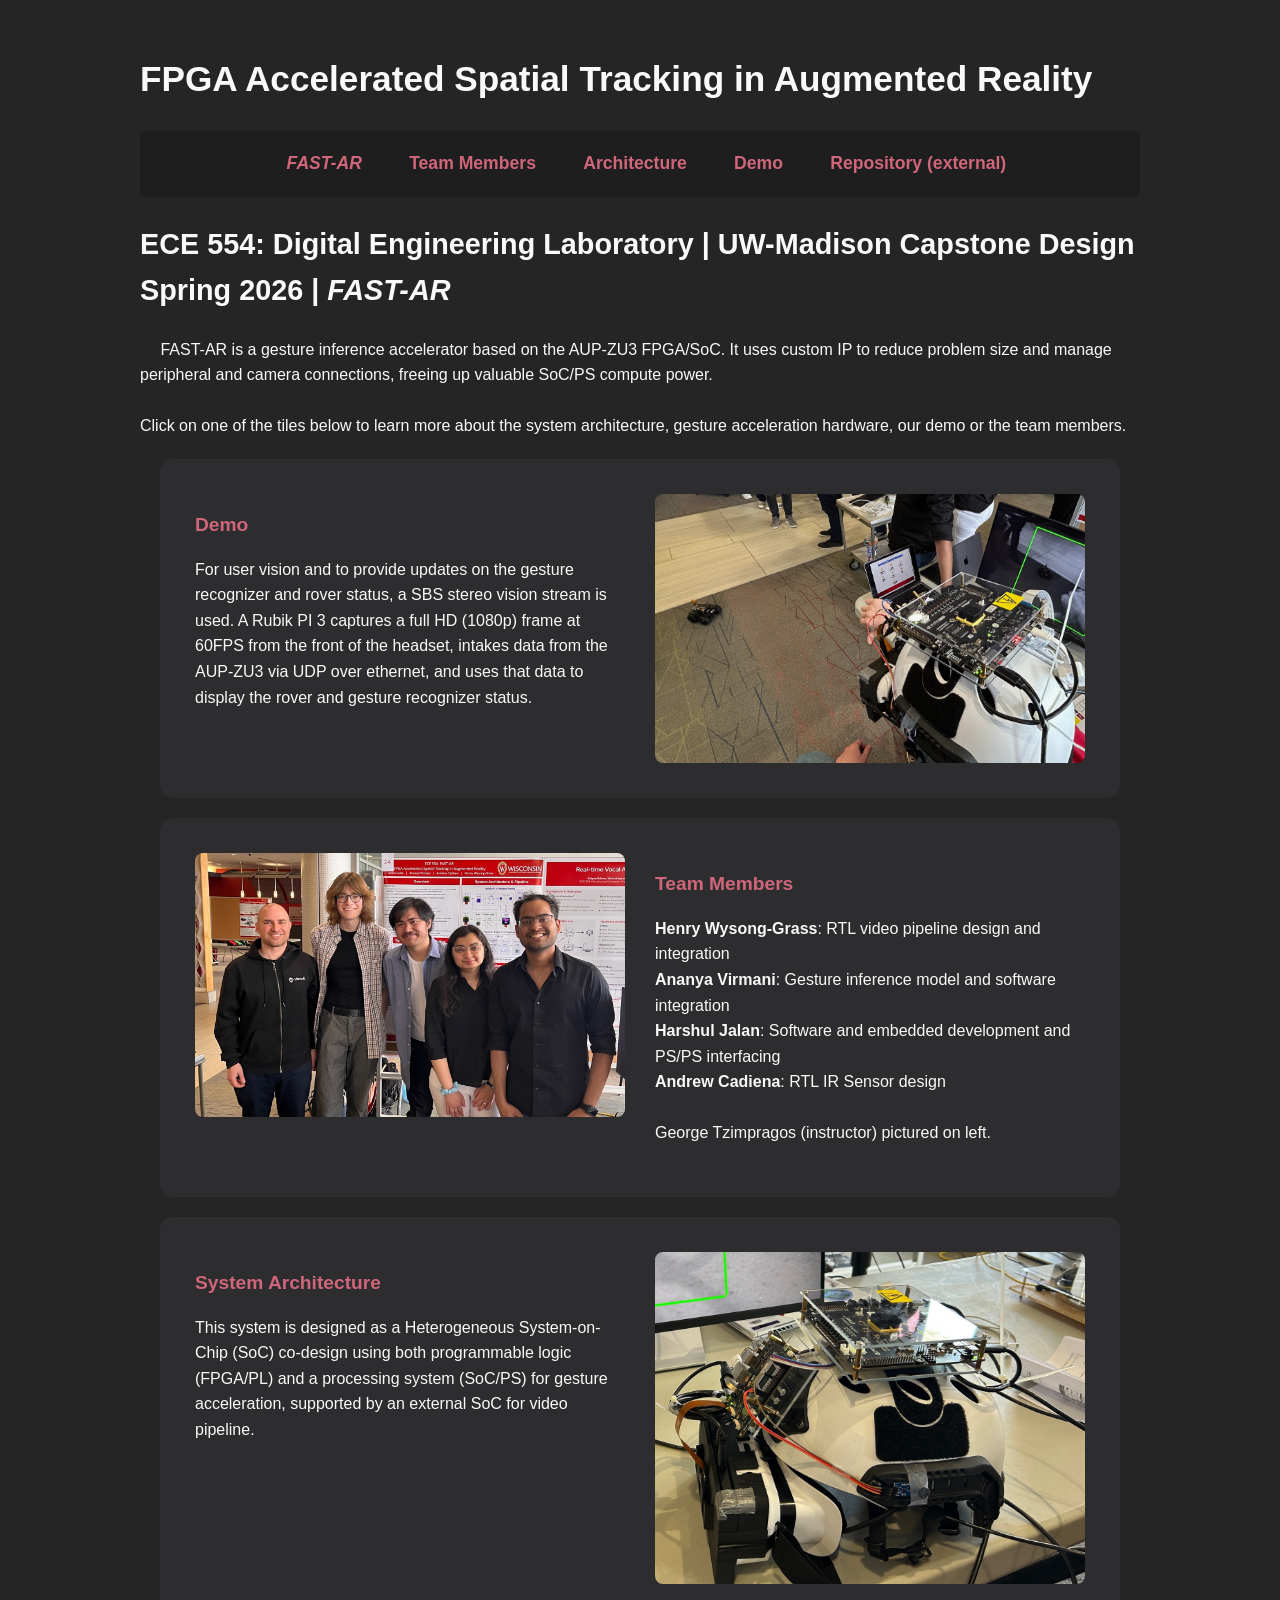
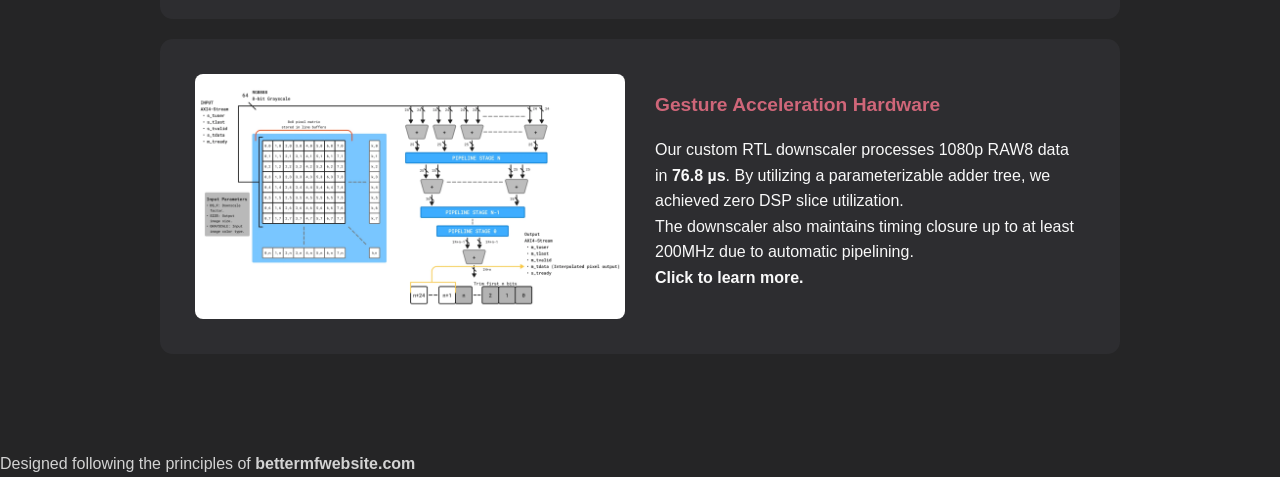
<file: index.html>
<!DOCTYPE html>
<html lang="en">

    <head>
        <meta charset="utf-8">
        <meta name="viewport" content="width=device-width, initial-scale=1">
        <meta name="robots" content="index, follow">
        <meta name="keywords" content="AUP-ZU3, FPGA, ECE554, ECE 554, Hardware Accelerator, Hardware Acceleration, Gesture Recognition, UW-Madison, University of Wisconsin-Madison, Senior Design, Senior Project, Computer Architecture, Computer Systems, Embedded Systems, Heterogeneous SoC, System on Chip, Co-Design">
        <title>Home</title>
        <link rel="stylesheet" href="mainstyle.css">
        <link rel="icon" type="image/x-icon" href="./pictures/cg_300nm.png">
    </head>

    <body>
        <div class="body">
            <header>
                <h1><b>F</b>PGA <b>A</b>ccelerated <b>S</b>patial <b>T</b>racking in <b>A</b>ugmented <b>R</b>eality</h1>
            </header>
            
            <nav class="header">
                <a class="largea inline" href="/index.html"><b><i>FAST-AR</i></b></a>
                <a class="largea inline" href="/people.html"><b>Team Members</b></a>
                <a class="largea inline" href="/architecture.html"><b>Architecture</b></a>
                <a class="largea inline" href="/demo.html"><b>Demo</b></a>
                <a class="largea inline" href="https://github.com/dunceworks/FAST-AR"><b>Repository (external)</b></a>
            </nav>

        <!-- Start of content  -->

        <!-- Descriptions of projects with links  -->

            <article>

                <h2>ECE 554: Digital Engineering Laboratory | UW-Madison Capstone Design Spring 2026 | <i>FAST-AR</i></h2>
                <p>
                    &emsp; FAST-AR is a gesture inference accelerator based on the AUP-ZU3 FPGA/SoC. It uses custom IP to reduce problem size and manage peripheral and camera connections, freeing up valuable
                    SoC/PS compute power. <br><br>Click on one of the tiles below to learn more about the system architecture, gesture acceleration hardware, our demo or the team members.
                </p>
            
                <!--      DEMO      -->           
                <a href="demo.html" class="text">
                    <div class="project_blurb left">
                        <div class="project_element">
                            <h2 class="pl">Demo</h2>
                            <p>
                                For user vision and to provide updates on the gesture recognizer and rover status, a SBS stereo vision stream is used. A Rubik PI 3 captures 
                                a full HD (1080p) frame at 60FPS from the front of the headset, intakes data from the AUP-ZU3 via UDP over ethernet, 
                                and uses that data to display the rover and gesture recognizer status.  
                            </p>
                        </div>
                        
                        <div class="project_element project_img">
                            <img src="/pictures/demo.jpg" alt="Demo image showing a rover">
                        </div>
                    </div>
                </a>
                <!--      END DEMO      -->           

                <!--      TEAM MEMBERS      -->
                <a href="people.html" class="text">
                    <div class="project_blurb right">
                        <div class="project_element">
                            <h2 class="pl">Team Members</h2>
                            <p>
                                <b>Henry Wysong-Grass</b>: RTL video pipeline design and integration <br>
                                <b>Ananya Virmani</b>: Gesture inference model and software integration <br>
                                <b>Harshul Jalan</b>: Software and embedded development and PS/PS interfacing <br>
                                <b>Andrew Cadiena</b>: RTL IR Sensor design<br><br>
                                George Tzimpragos (instructor) pictured on left.
                            </p>
                        </div>
                        
                        <div class="project_element project_img">
                            <img src="./pictures/members.jpg" alt="Team members with instructor (George Tzimpragos)">
                        </div>
                    </div>
                </a>
                <!--     END TEAM MEMBERS      -->

                
                <!--     SYSTEM OVERVIEW      -->
                <a href="architecture.html" class="text">
                    <div class="project_blurb left">
                        <div class="project_element">
                            <h2 class="pl">System Architecture</h2>
                            <p>
                                This system is designed as a Heterogeneous System-on-Chip (SoC) co-design using both programmable logic (FPGA/PL) 
                                and a processing system (SoC/PS) for gesture acceleration, supported by an external SoC for video pipeline.
                            </p>
                        </div>
                        
                        <div class="project_element project_img">
                            <img src="./pictures/helmet.jpg" alt="System Block Diagram">
                        </div>
                    </div>
                </a>
                <!--     END SYSTEM OVERVIEW      -->

                <!--     GESTURE ACCELERATION      -->
                <a href="system_arch/gesture_acceleration.html" class="text">
                    <div class="project_blurb right">
                        <div class="project_element">
                            <h2 class="pl">Gesture Acceleration Hardware</h2>
                            <p>
                                Our custom RTL downscaler processes 1080p RAW8 data in <b>76.8 µs</b>. 
                                By utilizing a parameterizable adder tree, we achieved zero DSP slice 
                                utilization.<br>
                                The downscaler also maintains timing closure up to at least 200MHz due to automatic pipelining.<br>
                                <b>Click to learn more.</b>
                            </p>
                        </div>
                        
                        <div class="project_element project_img">
                            <img src="./pictures/parameterizable_downscaler.webp" alt="Diagramatic view of the downscaler operation/theory.">
                        </div>
                    </div>
                </a>
                <!--     END GESTURE ACCELERATION      -->

            </article>
        </div>

        <!-- End of content  -->
        <!-- Bottom of page footer  -->

        <div class="footer">
            <p>Designed following the principles of <b><a href="http://bettermotherfuckingwebsite.com">bettermfwebsite.com</a></b></p>
        </div>
    </body>

</html>
</file>
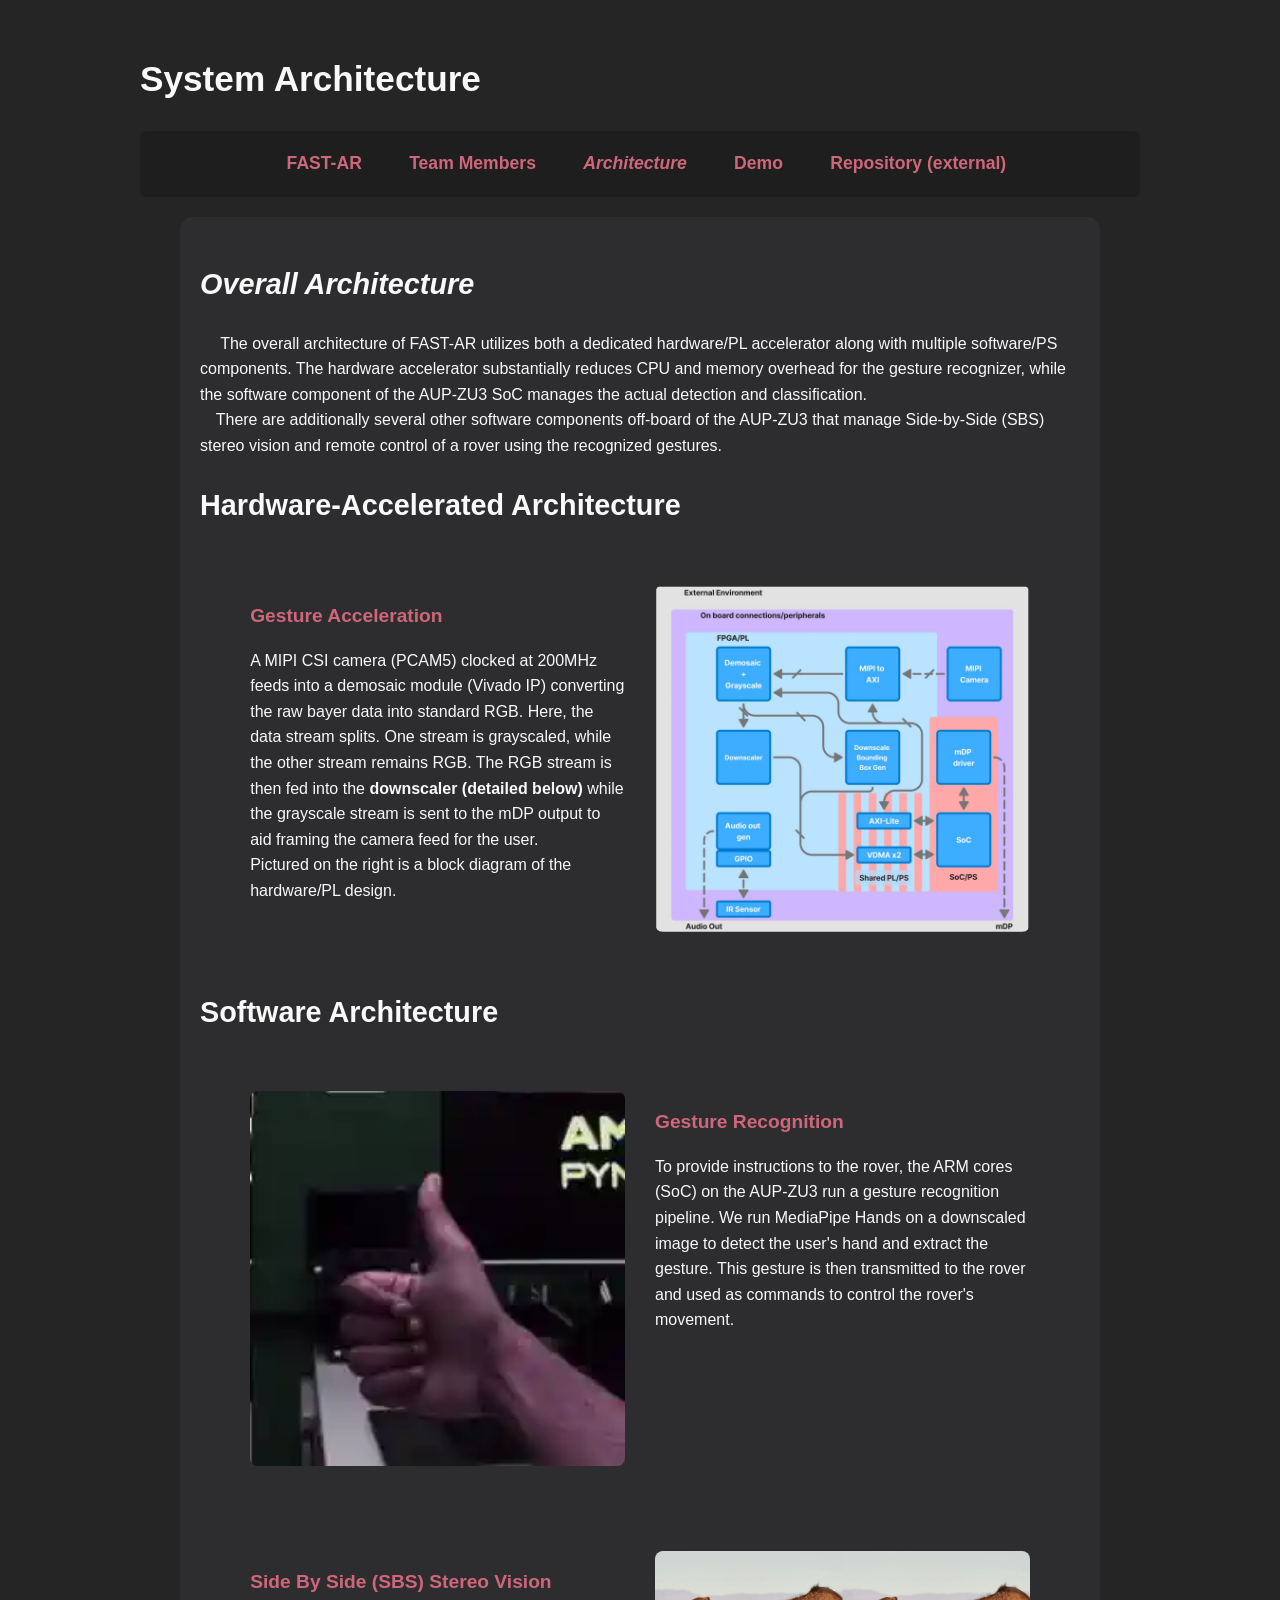
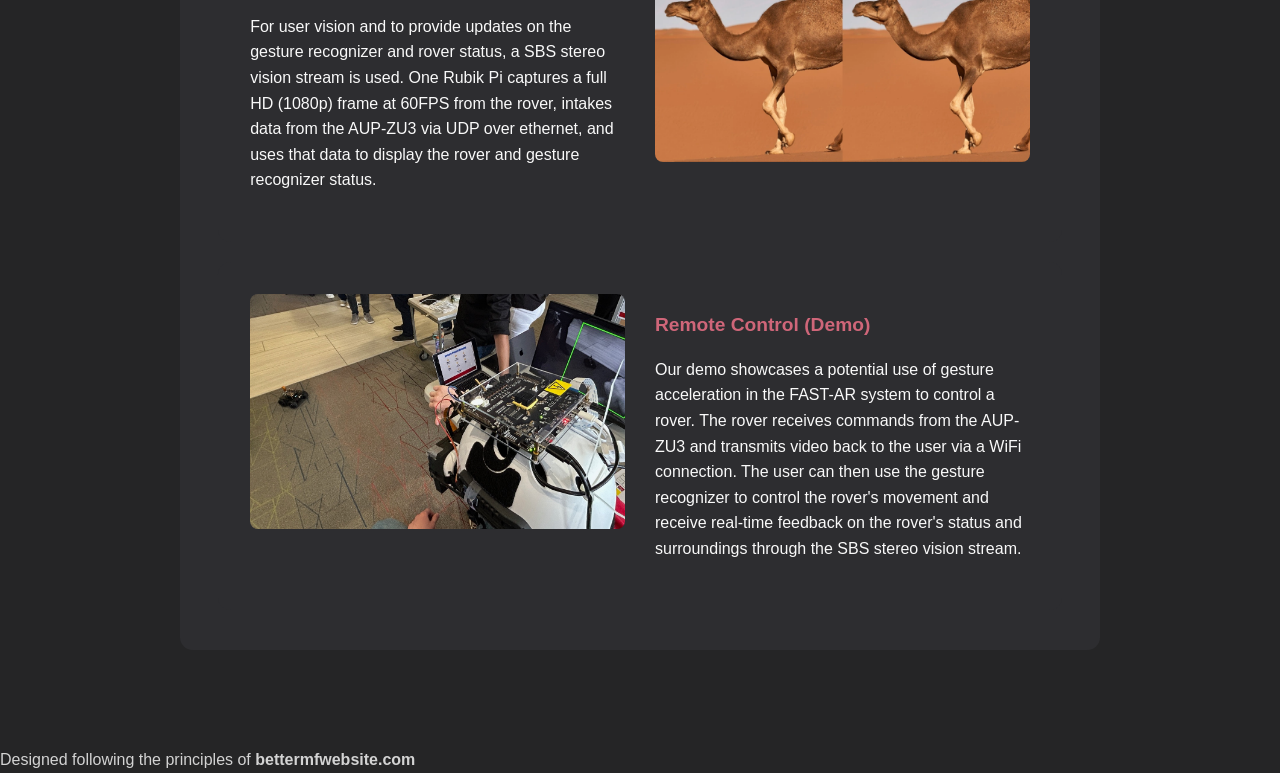
<file: architecture.html>
<!DOCTYPE html>
<html lang="en">

    <head>
        <meta charset="utf-8">
        <meta name="viewport" content="width=device-width, initial-scale=1">
        <meta name="robots" content="index, follow">
        <meta name="keywords" content="AUP-ZU3, FPGA, ECE554, ECE 554, Hardware Accelerator, Hardware Acceleration, Gesture Recognition, UW-Madison, University of Wisconsin-Madison, Senior Design, Senior Project, Computer Architecture, Computer Systems, Embedded Systems, Heterogeneous SoC, System on Chip, Co-Design">
        <title>System Architecture</title>
        <link rel="stylesheet" href="mainstyle.css">
        <link rel="icon" type="image/x-icon" href="./pictures/cg_300nm.png">
    </head>

    <body>
        <div class="body">
            <header>
                <h1>System Architecture</h1>
            </header>
            
            <nav class="header">
                <a class="largea inline" href="/index.html"><b>FAST-AR</b></a>
                <a class="largea inline" href="/people.html"><b>Team Members</b></a>
                <a class="largea inline" href="/architecture.html"><b><i>Architecture</i></b></a>
                <a class="largea inline" href="/demo.html"><b>Demo</b></a>
                <a class="largea inline" href="https://github.com/dunceworks/FAST-AR"><b>Repository (external)</b></a>
            </nav>

        <!-- Start of content  -->

        <!-- Descriptions of projects with links  -->

            <article class="page_content"> 
                <h2><i>Overall Architecture</i></h2>

                <p>
                    &emsp;
                    The overall architecture of FAST-AR utilizes both a dedicated hardware/PL accelerator along with multiple software/PS components.
                    The hardware accelerator substantially reduces CPU and memory overhead for the gesture recognizer, while the software component of the AUP-ZU3 SoC
                    manages the actual detection and classification. 
                    <br>
                    &emsp;There are additionally several other software components off-board of the AUP-ZU3 that manage
                    Side-by-Side (SBS) stereo vision and remote control of a rover using the recognized gestures.


                </p>


                <h2>Hardware-Accelerated Architecture</h2>

            
                <!--      HARDWARE BLURB      -->        
                <a href="/system_arch/gesture_acceleration.html" class="text">                
                    <div class="project_blurb left" >
                        <div class="project_element">
                            <h2 class="pl">Gesture Acceleration</h2>
                            <p>
                                A MIPI CSI camera (PCAM5) clocked at 200MHz feeds into a 
                                demosaic module (Vivado IP) converting the raw bayer data into standard RGB. Here, the data stream splits. One stream is grayscaled,
                                while the other stream remains RGB. The RGB stream is then fed into the <b>downscaler (detailed below)</b> while the grayscale stream
                                is sent to the mDP output to aid framing the camera feed for the user.
                                <br> Pictured on the right is a block diagram of the hardware/PL design.
                            </p>
                        </div>
                        
                        <div class="project_element project_img">
                            <img src="/pictures/fastar_arch_cropped.webp" alt="Hardware Block Diagram">
                        </div>
                    </div>
                </a>
                <!--      END HARDWARE BLURB      -->           

                <h2>Software Architecture</h2>
                            
                <!--      GESTURE REC BLURB      -->        
                <a href="/system_arch/gesture_rec.html" class="text">   
                    <div class="project_blurb right">
                        <div class="project_element">
                            <h2 class="pl">Gesture Recognition</h2>
                            <p>
                                To provide instructions to the rover, the ARM cores (SoC) on the AUP-ZU3 run a gesture recognition pipeline. We run MediaPipe Hands
                                on a downscaled image to detect the user's hand and extract the gesture. This gesture is then transmitted to the rover and used 
                                as commands to control the rover's movement.
                            </p>
                        </div>
                        
                        <div class="project_element project_img">
                            <img src="/pictures/224_up10.webp" alt="A thumbs up gesture that was used for training our model (224x224 RGB input format).">
                        </div>
                    </div>
                </a>
                <!--      END GESTURE REC BLURB      -->
                      
                <!--      SBS BLURB      -->    
                <a href="/system_arch/sbs_video.html" class="text">       
                    <div class="project_blurb left">
                        <div class="project_element">
                            <h2 class="pl">Side By Side (SBS) Stereo Vision</h2>
                            <p>
                                For user vision and to provide updates on the gesture recognizer and rover status, a SBS stereo vision stream is used. One Rubik Pi captures 
                                a full HD (1080p) frame at 60FPS from the rover, intakes data from the AUP-ZU3 via UDP over ethernet, 
                                and uses that data to display the rover and gesture recognizer status.  
                            </p>
                        </div>
                        
                        <div class="project_element project_img">
                            <img src="/pictures/frame_stitch_camel.webp" alt="Side by side stereo vision example with a camel.">
                        </div>
                    </div>
                </a>
                <!--      END SBS BLURB      -->    

                <!--      REMOTE BLURB      -->    
                <a href="demo.html" class="text">      
                    <div class="project_blurb right">
                        <div class="project_element">
                            <h2 class="pl">Remote Control (Demo)</h2>
                            <p>
                                Our demo showcases a potential use of gesture acceleration in the FAST-AR system to control a rover. The rover receives commands from the AUP-ZU3 and 
                                transmits video back to the user via a WiFi connection. The user can then use the gesture recognizer to control the rover's movement and receive 
                                real-time feedback on the rover's status and surroundings through the SBS stereo vision stream.
                            </p>
                        </div>
                        
                        <div class="project_element project_img">
                            <img src="/pictures/demo.jpg" alt="Gesture controlled rover Demo.">
                        </div>
                    </div>
                </a>
                <!--      END REMOTE BLURB      -->


            </article>
        </div>

        <!-- End of content  -->
        <!-- Bottom of page footer  -->

        <div class="footer">
            <p>Designed following the principles of <b><a href="http://bettermotherfuckingwebsite.com">bettermfwebsite.com</a></b></p>
        </div>
    </body>

</html>
</file>
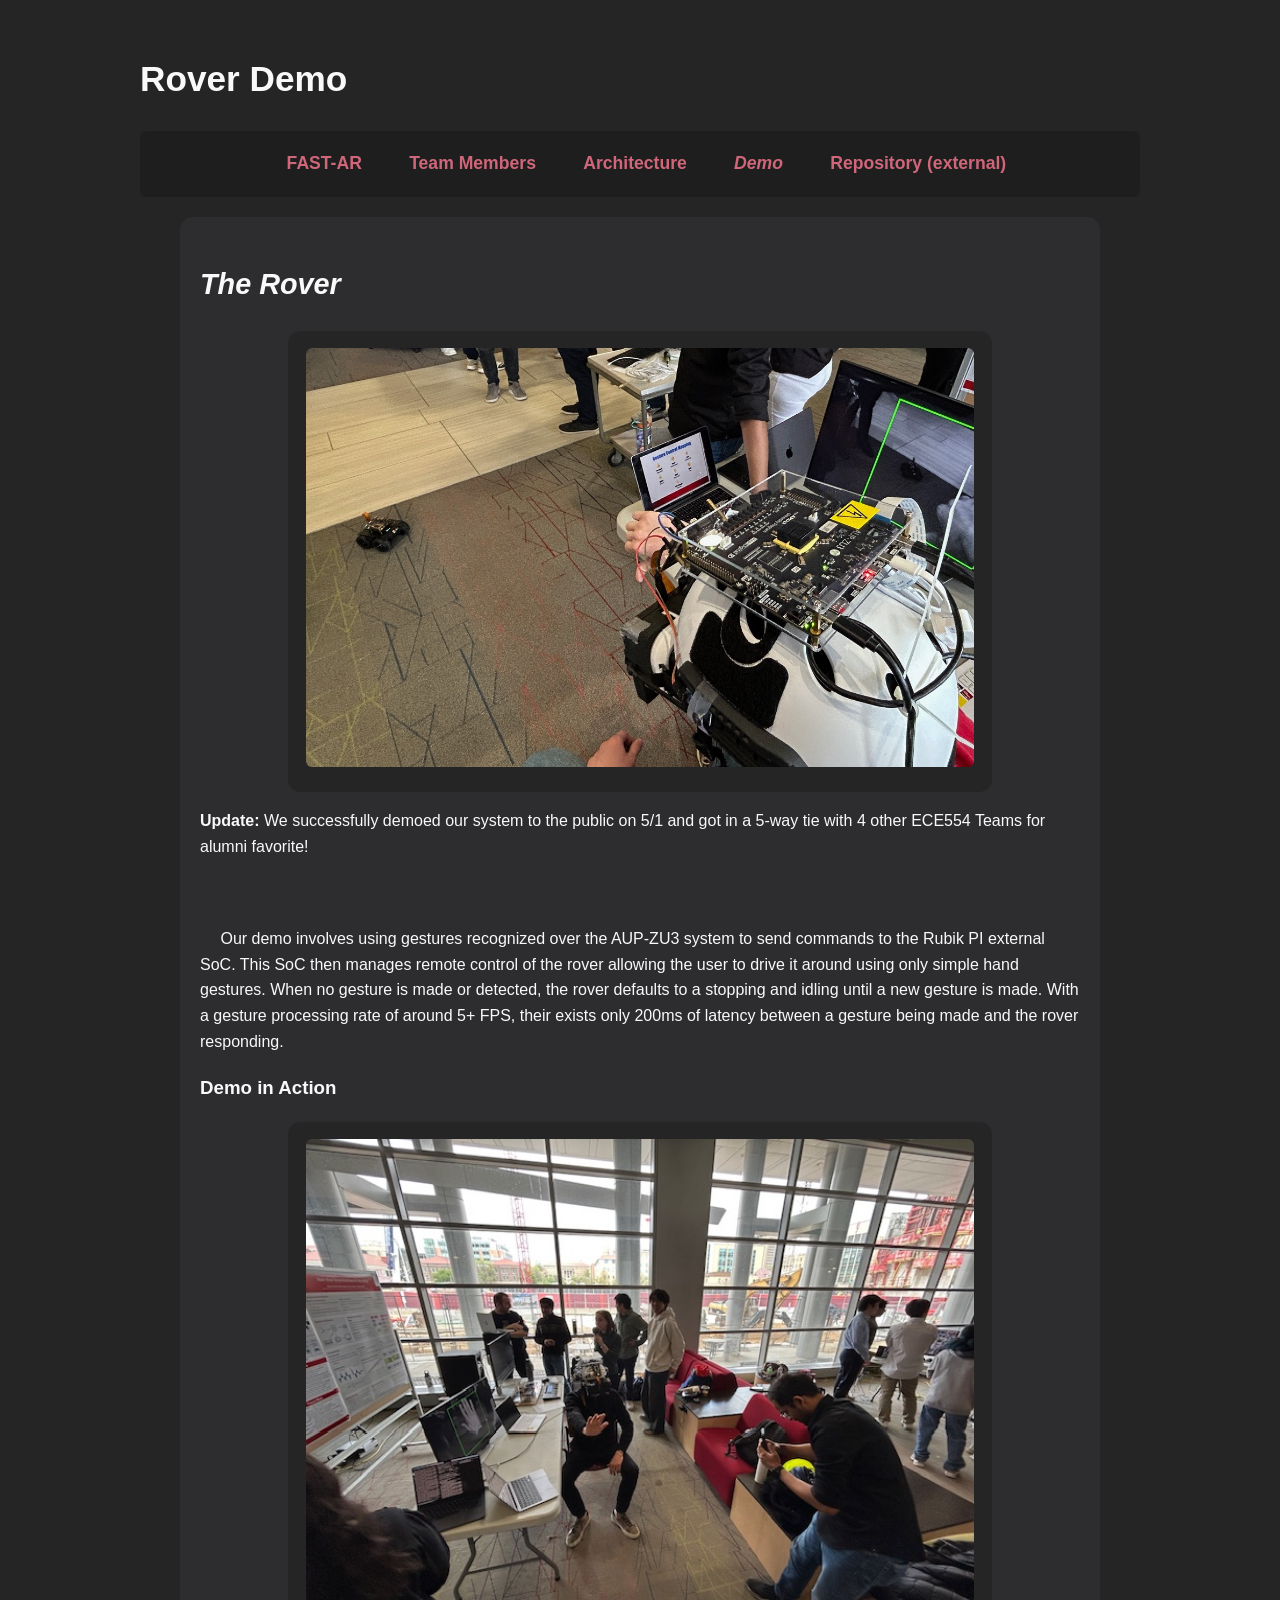
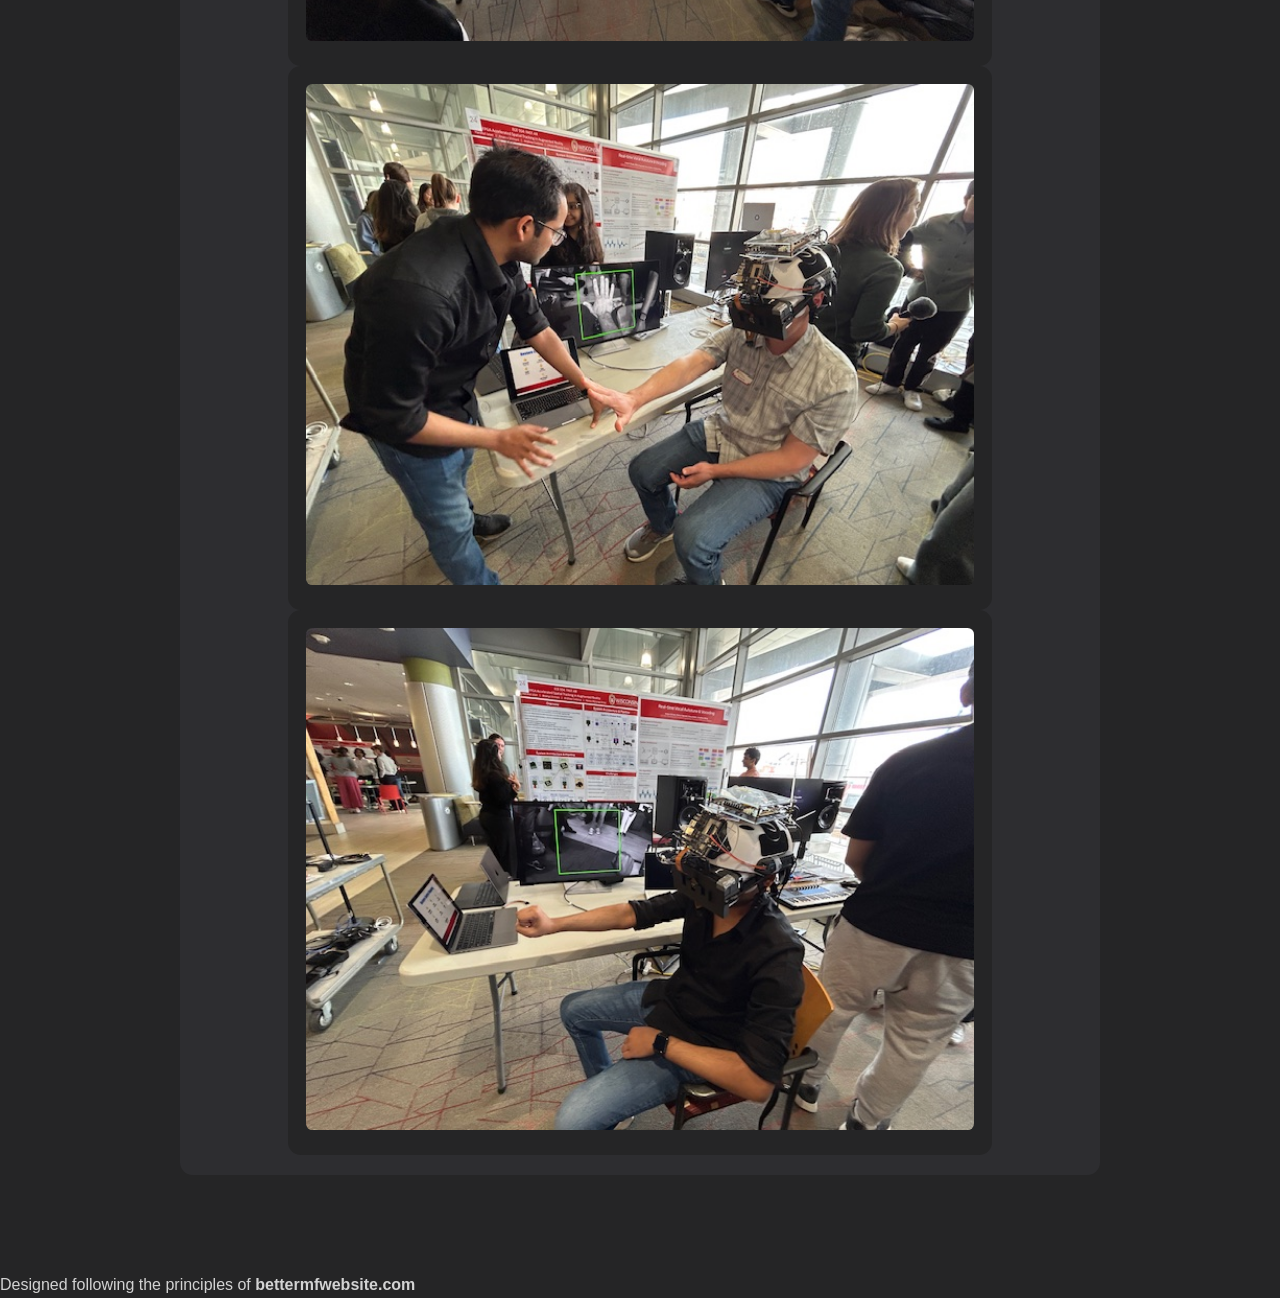
<file: demo.html>
<!DOCTYPE html>
<html lang="en">

    <head>
        <meta charset="utf-8">
        <meta name="viewport" content="width=device-width, initial-scale=1">
        <meta name="robots" content="index, follow">
        <meta name="keywords" content="AUP-ZU3, FPGA, ECE554, ECE 554, Hardware Accelerator, Hardware Acceleration, Gesture Recognition, UW-Madison, University of Wisconsin-Madison, Senior Design, Senior Project, Computer Architecture, Computer Systems, Embedded Systems, Heterogeneous SoC, System on Chip, Co-Design">
        <title>Rover Demo</title>
        <link rel="stylesheet" href="mainstyle.css">
        <link rel="icon" type="image/x-icon" href="./pictures/cg_300nm.png">
    </head>

    <body>
        <div class="body">
            <header>
                <h1>Rover Demo</h1>
            </header>
            
            <nav class="header">
                <a class="largea inline" href="/index.html"><b>FAST-AR</b></a>
                <a class="largea inline" href="/people.html"><b>Team Members</b></a>
                <a class="largea inline" href="/architecture.html"><b>Architecture</b></a>
                <a class="largea inline" href="/demo.html"><b><i>Demo</i></b></a>
                <a class="largea inline" href="https://github.com/dunceworks/FAST-AR"><b>Repository (external)</b></a>
            </nav>

        <!-- Start of content  -->

        <!-- Descriptions of projects with links  -->

            <article class="page_content"> 
                <h2><i>The Rover</i></h2>

                <div class="caption_box centered">
                    <img style="width: 100%" alt="Picture of person wearing the headset and gesturing to remote control the rover." src="./pictures/demo.jpg">
                </div>
                <p>
                    <b>Update:</b>
                    We successfully demoed our system to the public on 5/1 and got in a 5-way tie with 4 other ECE554 Teams for alumni favorite!<br><br><br>
                </p>
                <p>
                    &emsp;
                    Our demo involves using gestures recognized over the AUP-ZU3 system to send commands to the Rubik PI external SoC. This SoC then manages
                    remote control of the rover allowing the user to drive it around using only simple hand gestures. When no gesture is made or detected,
                    the rover defaults to a stopping and idling until a new gesture is made. With a gesture processing rate of around 5+ FPS, their exists only
                    200ms of latency between a gesture being made and the rover responding.


                </p>

                <h3>Demo in Action</h3>

                <div class="caption_box centered">
                    <img style="width: 100%" src="./pictures/anon.JPG" alt="Picture of person wearing the headset and gesturing to remote control the rover.">
                </div>

                <div class="caption_box centered">
                    <img style="width: 100%" src="./pictures/krachey.JPG" alt="Picture of person wearing the headset and gesturing to remote control the rover.">
                </div>

                <div class="caption_box centered">
                    <img style="width: 100%" src="./pictures/harshul_demo.JPG" alt="Picture of person wearing the headset and gesturing to remote control the rover.">
                </div>

            </article>
        </div>

        <!-- End of content  -->
        <!-- Bottom of page footer  -->

        <div class="footer">
            <p>Designed following the principles of <b><a href="http://bettermotherfuckingwebsite.com">bettermfwebsite.com</a></b></p>
        </div>
    </body>

</html>
</file>
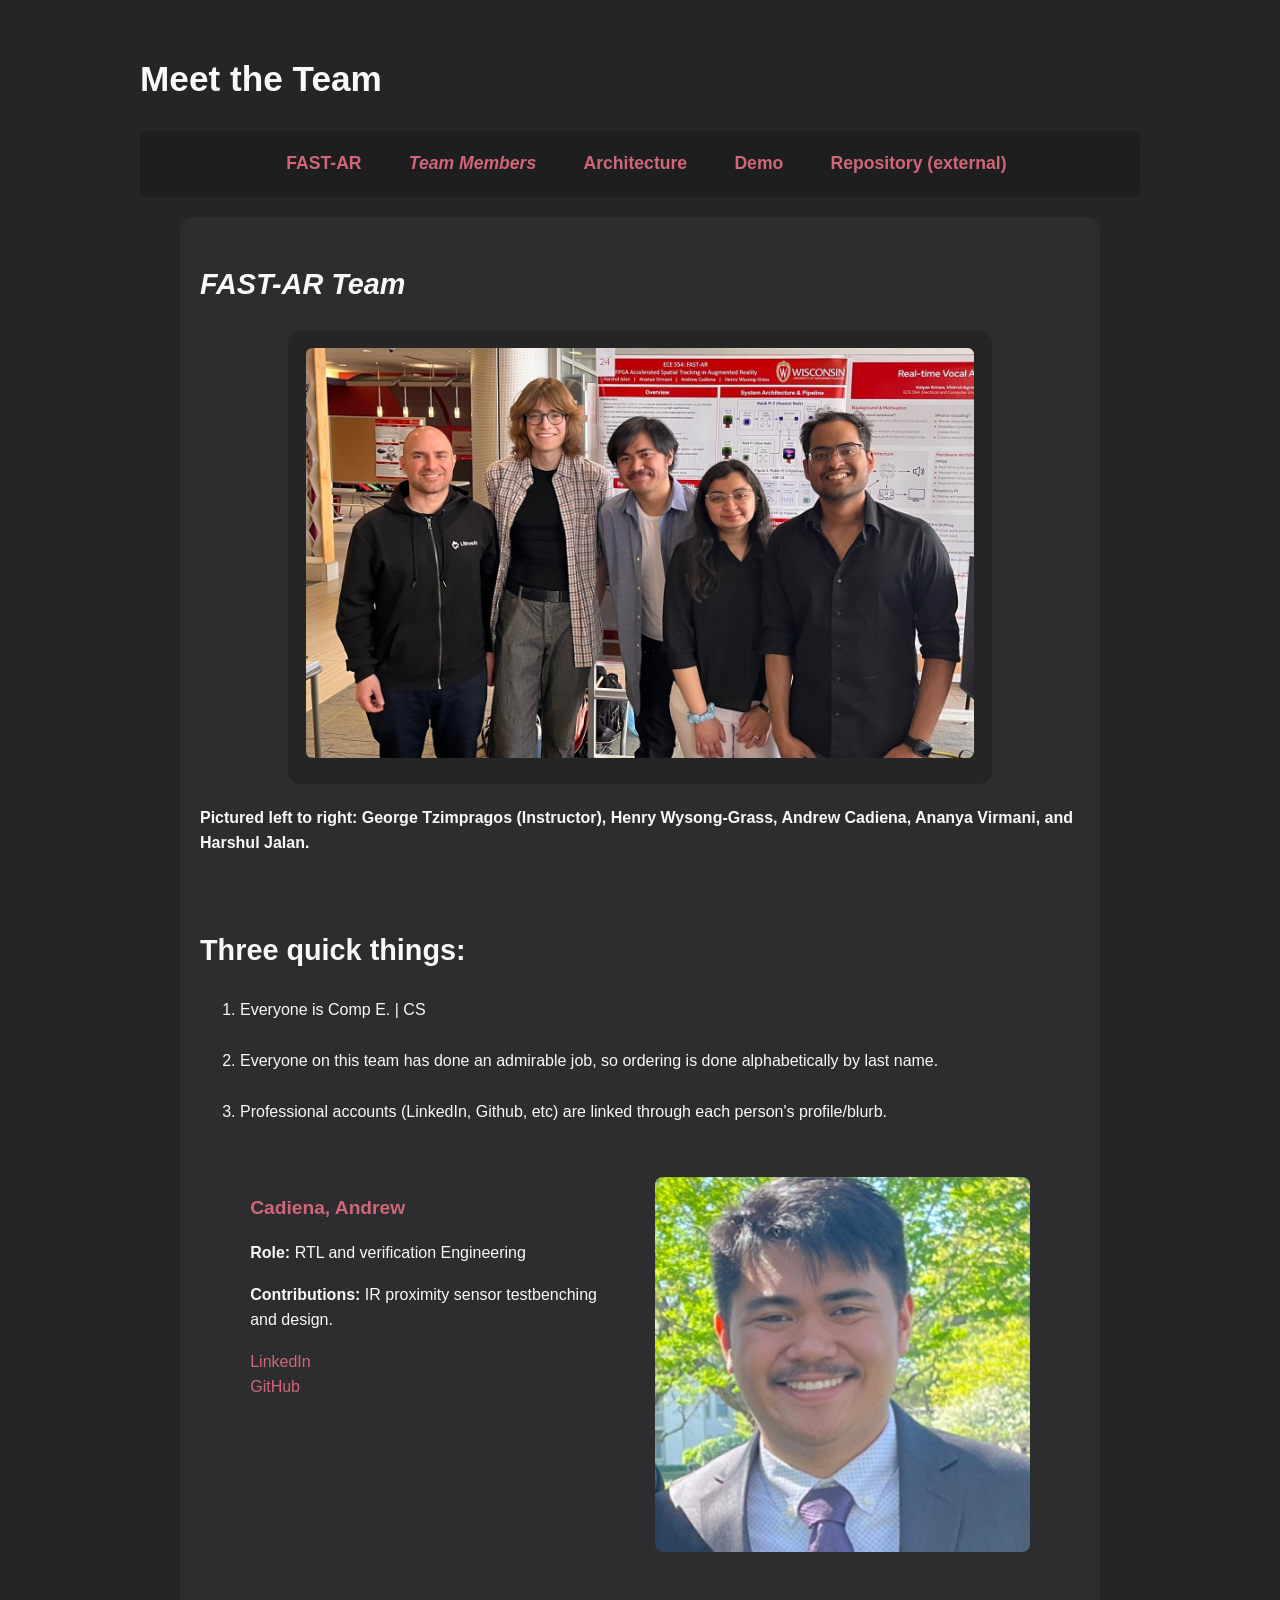
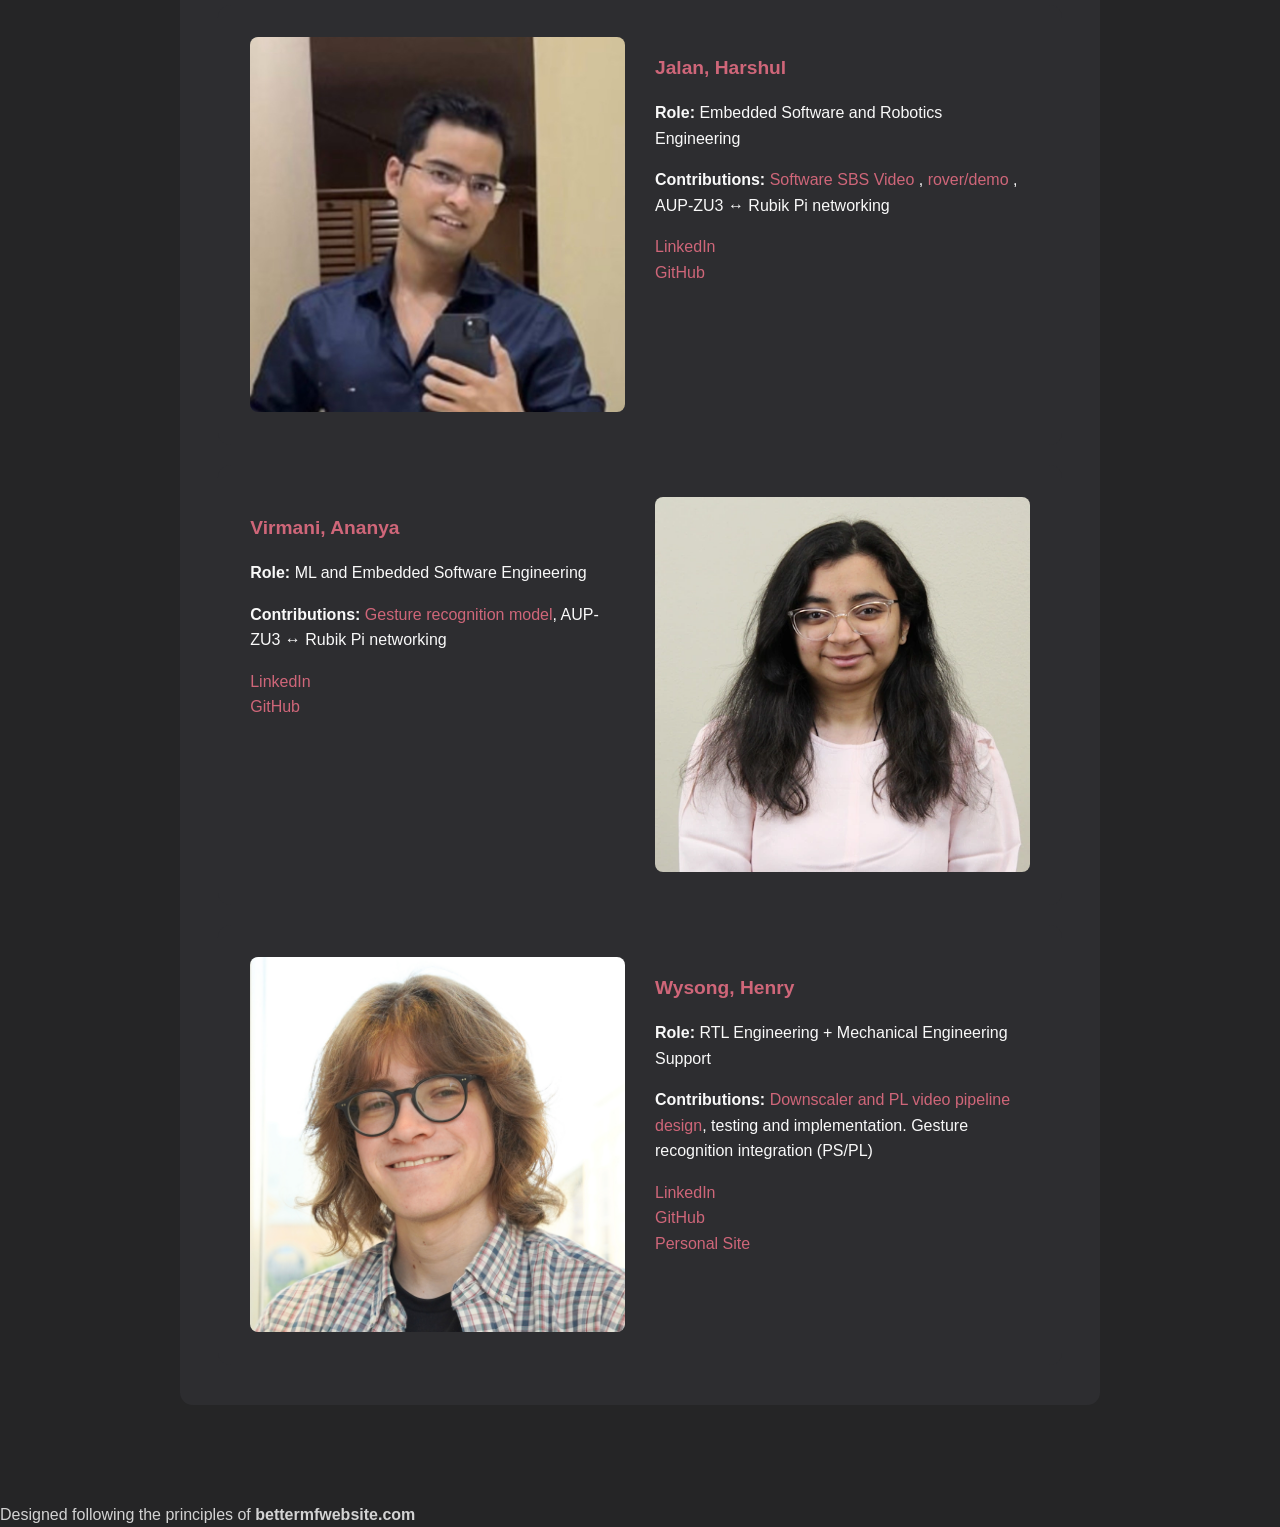
<file: people.html>
<!DOCTYPE html>
<html lang="en">

    <head>
        <meta charset="utf-8">
        <meta name="viewport" content="width=device-width, initial-scale=1">
        <title>Team</title>
        <link rel="stylesheet" href="mainstyle.css">
        <link rel="icon" type="image/x-icon" href="./pictures/cg_300nm.png">
    </head>

    <body>
        <div class="body">
            <header>
                <h1>Meet the Team</h1>
            </header>
            
            <nav class="header">
                <a class="largea inline" href="/index.html"><b>FAST-AR</b></a>
                <a class="largea inline" href="/people.html"><b><i>Team Members</i></b></a>
                <a class="largea inline" href="/architecture.html"><b>Architecture</b></a>
                <a class="largea inline" href="/demo.html"><b>Demo</b></a>
                <a class="largea inline" href="https://github.com/dunceworks/FAST-AR"><b>Repository (external)</b></a>
            </nav>

<!-- Start of content  -->

        <!-- Descriptions of projects with links  -->

            <article class="page_content"> 
                <h2><i>FAST-AR Team</i></h2>

                <div class="caption_box centered">
                    <img style="width: 100%" alt="Photo of team with the FAST-AR Headset system including Henry Wysong-Grass, Ananya Virmani, Harshul Jalan and Andrew Cadiena" src="./pictures/members.jpg">
                </div>
                <h4>Pictured left to right: George Tzimpragos (Instructor), Henry Wysong-Grass, Andrew Cadiena, Ananya Virmani, and Harshul Jalan. </h4><br>

                <h2>Three quick things:</h2>
                <ol>
                    <li>Everyone is Comp E. | CS</li><br>
                    <li>Everyone on this team has done an admirable job, so ordering is done alphabetically by last name.</li><br>
                    <li>Professional accounts (LinkedIn, Github, etc) are linked through each person's profile/blurb.</li>
                </ol>

                <!--      CADIENA      -->
                <div class="project_blurb left">
                    <div class="project_element">
                        <h2 class="pl">Cadiena, Andrew</h2>
                        <p><b>Role: </b>RTL and verification Engineering</p>
                        

                        <p><b>Contributions: </b> IR proximity sensor testbenching and design.</p>

                    <ul>
                        <li><a href="https://www.linkedin.com/in/andrew-john-cadiena-814a09270/" class="smalla">LinkedIn</a></li>
                        <li><a href="https://github.com/xenox-xillia" class="smalla">GitHub</a></li>
                    </ul>
                    </div>
                    
                    <div class="project_element project_img">
                        <img src="/pictures/headshots/andrew.png" alt="Picture of Andrew Cadiena">
                    </div>
                </div>
                <!--      END CADIENA      -->   
                      
                
                <!--      JALAN      -->
                <div class="project_blurb right">
                    <div class="project_element">
                        <h2 class="pl">Jalan, Harshul</h2>
                        <p><b>Role: </b> Embedded Software and Robotics Engineering</p>
                        
                        <p><b>Contributions: </b><a href="system_arch/sbs_video.html" class="smalla"> Software SBS Video </a>, <a href="system_arch/rover_demo.html" class="smalla"> rover/demo </a>, AUP-ZU3 &harr; Rubik Pi networking</p>
                    
                    <ul>
                        <li><a href="https://www.linkedin.com/in/harshuljalan" class="smalla">LinkedIn</a></li>
                        <li><a href="https://github.com/harshuljalan" class="smalla">GitHub</a></li>
                    </ul>
                    </div>
                    
                    <div class="project_element project_img">
                        <img src="/pictures/headshots/harshul.jpg" alt="Picture of Harshul Jalan">
                    </div>
                </div>
                <!--      END JALAN      --> 


                <!--      VIRMANI      -->
                    <div class="project_blurb left">
                        <div class="project_element">
                            <h2 class="pl">Virmani, Ananya</h2>
                            <p><b>Role:</b> ML and Embedded Software Engineering</p>
                            
                            <p><b>Contributions: </b><a href="/system_arch/gesture_rec.html" class="smalla">Gesture recognition model</a>, AUP-ZU3 &harr; Rubik Pi networking</p>

                        <ul>
                            <li><a href="https://www.linkedin.com/in/ananyavirmani/" class="smalla">LinkedIn</a></li>
                            <li><a href="https://github.com/ananyavirmani" class="smalla">GitHub</a></li>
                        </ul>
                        </div>
                        
                        <div class="project_element project_img">
                            <img src="/pictures/headshots/ananya.webp" alt="Picture of Ananya Virmani">
                        </div>
                    </div>
                <!--      END VIRMANI      --> 


                <!--      WYSONG      -->
                <div class="project_blurb right">
                    <div class="project_element">
                        <h2 class="pl">Wysong, Henry</h2>
                        <p><b>Role: </b>RTL Engineering + Mechanical Engineering Support</p>

                        <p><b>Contributions: </b><a href="/system_arch/gesture_acceleration.html" class="smalla">Downscaler and PL video pipeline design</a>, testing and implementation. Gesture recognition integration (PS/PL)</p>

                        <ul>
                            <li><a href="https://www.linkedin.com/in/freyawg/" class="smalla">LinkedIn</a></li>
                            <li><a href="https://github.com/Henrywwg" class="smalla">GitHub</a></li>
                            <li><a href="https://henrywwg.github.io/" class="smalla">Personal Site</a></li>
                        </ul>
                    </div>
                    
                    <div class="project_element project_img">
                        <img src="/pictures/headshots/freya.png" alt="Picture of Henry Wysong-Grass">
                    </div>
                </div>
                <!--      END WYSONG      --> 

            </article>
        </div>

        <!-- End of content  -->
        <!-- Bottom of page footer  -->

        <div class="footer">
            <p>Designed following the principles of <b><a href="http://bettermotherfuckingwebsite.com">bettermfwebsite.com</a></b></p>
        </div>
    </body>

</html>
</file>
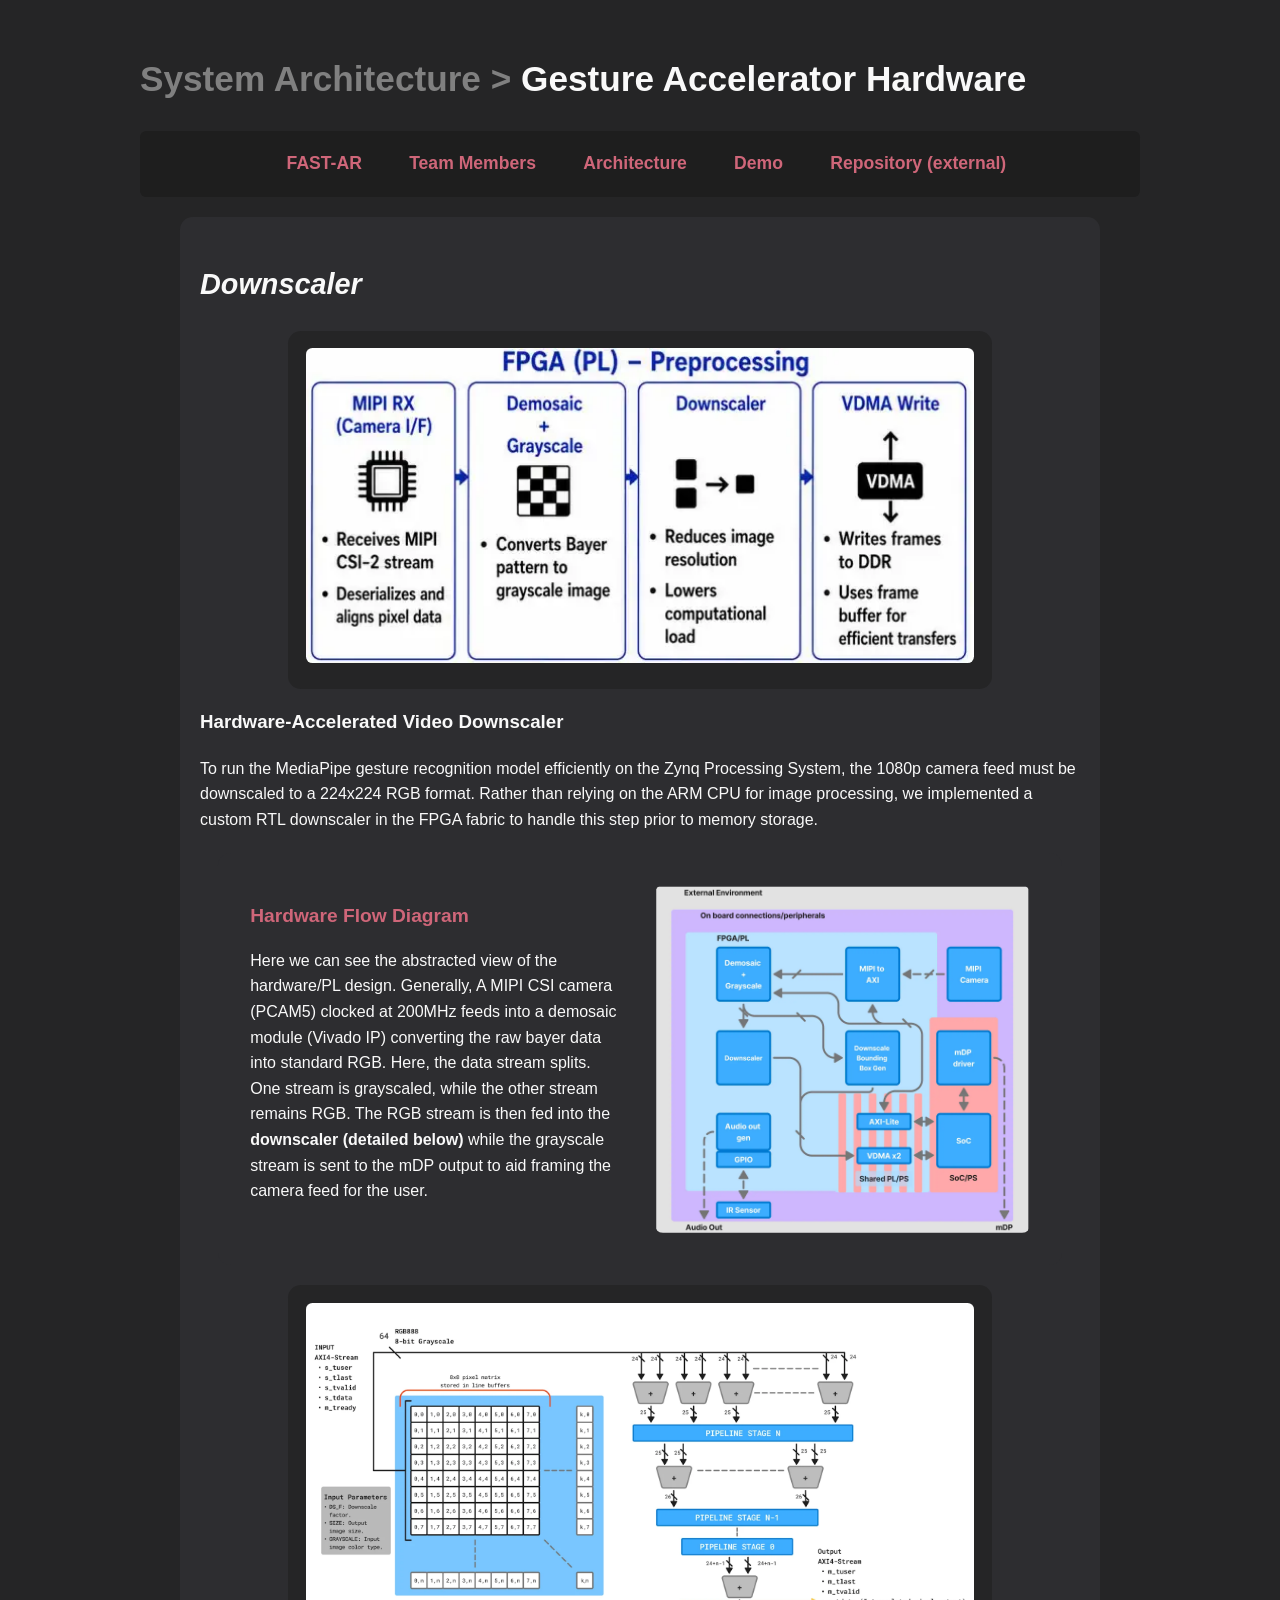
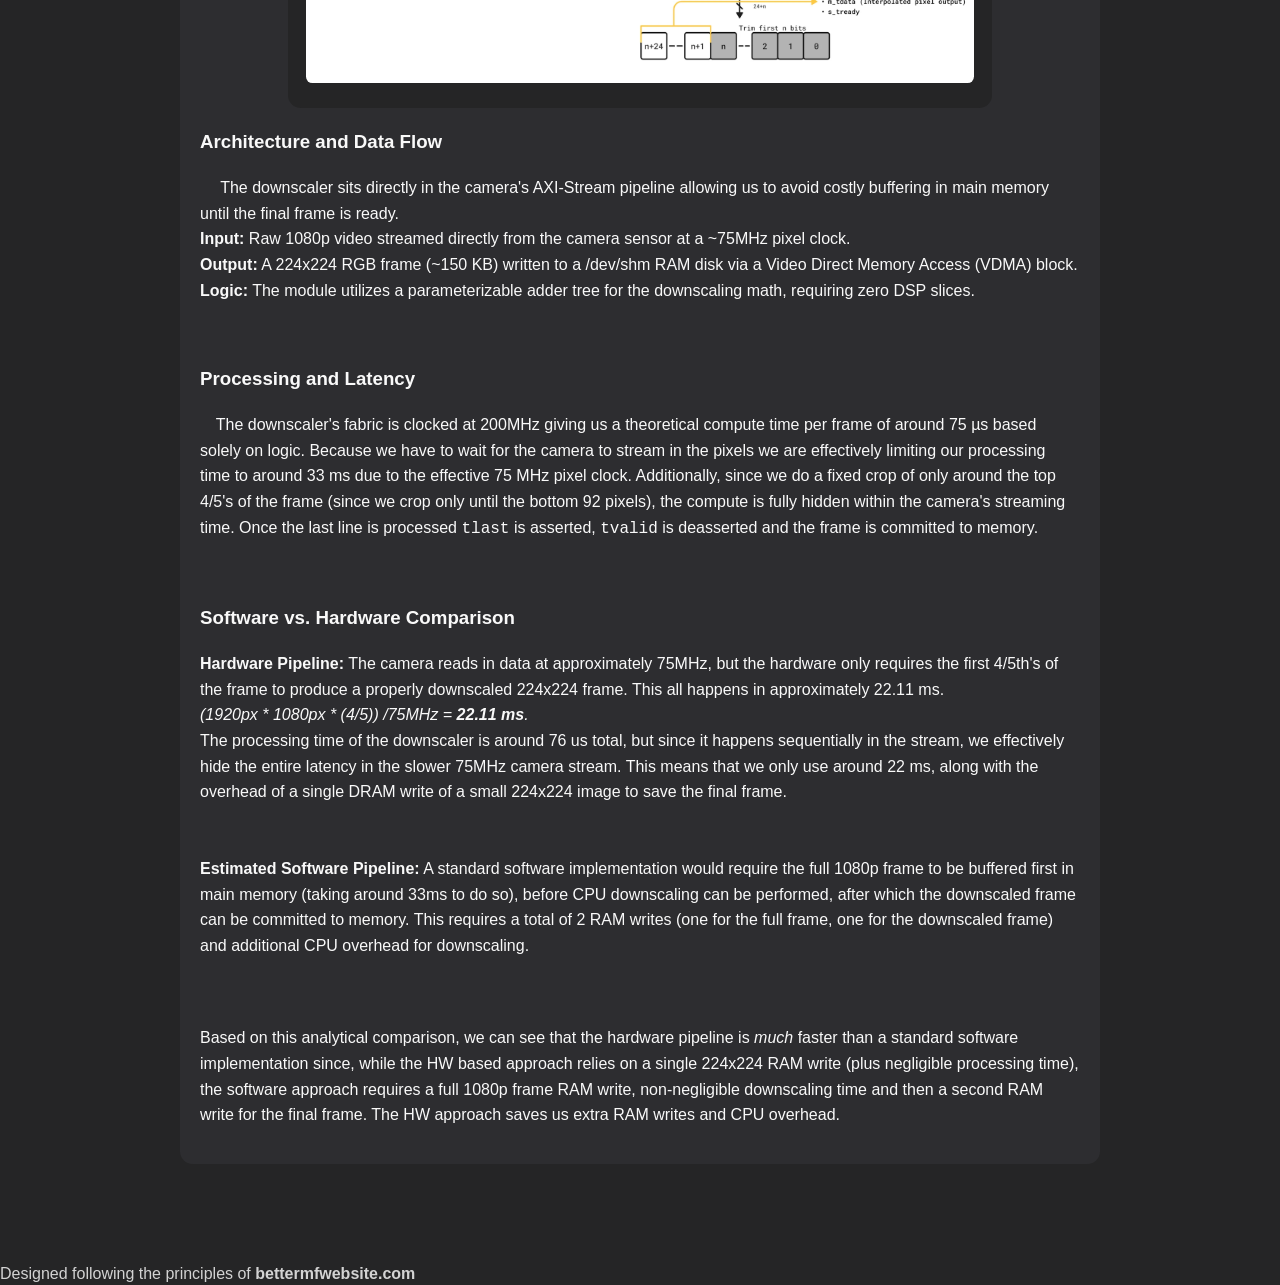
<file: system_arch/gesture_acceleration.html>
<!DOCTYPE html>
<html lang="en">

    <head>
        <meta charset="utf-8">
        <meta name="viewport" content="width=device-width, initial-scale=1">
        <meta name="robots" content="index, follow">
        <meta name="keywords" content="AUP-ZU3, FPGA, ECE554, ECE 554, Hardware Accelerator, Hardware Acceleration, Gesture Recognition, UW-Madison, University of Wisconsin-Madison, Senior Design, Senior Project, Computer Architecture, Computer Systems, Embedded Systems, Heterogeneous SoC, System on Chip, Co-Design">
        <title>Gesture Accelerator Hardware</title>
        <link rel="stylesheet" href="/mainstyle.css">
        <link rel="icon" type="image/x-icon" href="./pictures/cg_300nm.png">
    </head>

    <body>
        <div class="body">
            <header>
                <h1><a style="color:gray;" href="/architecture.html">System Architecture ></a> Gesture Accelerator Hardware</h1>
            </header>
            
            <nav class="header">
                <a class="largea inline" href="/index.html"><b>FAST-AR</b></a>
                <a class="largea inline" href="/people.html"><b>Team Members</b></a>
                <a class="largea inline" href="/architecture.html"><b>Architecture</b></a>
                <a class="largea inline" href="/demo.html"><b>Demo</b></a>
                <a class="largea inline" href="https://github.com/dunceworks/FAST-AR"><b>Repository (external)</b></a>
            </nav>

        <!-- Start of content  -->

        <!-- Descriptions of projects with links  -->

            <article class="page_content"> 
                <h2><i> Downscaler</i></h2>

                <div class="caption_box centered">
                    <img style="width: 100%" alt="Block diagram of the FAST-AR accelerator." src="/pictures/pl_work.webp">
                </div>
                    <h3>Hardware-Accelerated Video Downscaler</h3>

                <p>
                    To run the MediaPipe gesture recognition model efficiently on the Zynq Processing System, the 1080p camera feed must be downscaled to a 
                    224x224 RGB format. Rather than relying on the ARM CPU for image processing, we implemented a custom RTL downscaler in the FPGA fabric 
                    to handle this step prior to memory storage.
                </p>

            
                <!--      DIAGRAM      -->           
                    <div class="project_blurb left">
                        <div class="project_element">
                            <h2 class="pl">Hardware Flow Diagram</h2>
                            <p>
                                Here we can see the abstracted view of the hardware/PL design. Generally, A MIPI CSI camera (PCAM5) clocked at 200MHz feeds into a 
                                demosaic module (Vivado IP) converting the raw bayer data into standard RGB. Here, the data stream splits. One stream is grayscaled,
                                while the other stream remains RGB. The RGB stream is then fed into the <b>downscaler (detailed below)</b> while the grayscale stream
                                is sent to the mDP output to aid framing the camera feed for the user.
                            </p>
                        </div>
                        
                        <div class="project_element project_img">
                            <img src="/pictures/fastar_arch_cropped.webp" alt="Hardware Block Diagram">
                        </div>
                    </div>
                <!--      END DIAGRAM      -->           

                <div class="caption_box centered">
                    <img style="width: 100%" src="/pictures/parameterizable_downscaler.webp" alt="Diagrammatic view of the downscaler operation/theory.">
                </div>
                <h3>Architecture and Data Flow</h3>
                <p>
                     


                    &emsp;
                    The downscaler sits directly in the camera's AXI-Stream pipeline allowing us to avoid costly buffering in main memory until the final frame is ready.<br>
                    <b>Input:</b> Raw 1080p video streamed directly from the camera sensor at a ~75MHz pixel clock. <br> 
                    <b>Output:</b> A 224x224 RGB frame (~150 KB) written to a /dev/shm RAM disk via a Video Direct Memory Access (VDMA) block.<br>
                    <b>Logic:</b> The module utilizes a parameterizable adder tree for the downscaling math, requiring zero DSP slices. 
                </p>
                <br><h3>Processing and Latency</h3>
                <p>
                    &emsp;The downscaler's fabric is clocked at 200MHz giving us a theoretical compute time per frame of around 75 µs based solely on logic. Because we have to wait
                    for the camera to stream in the pixels we are effectively limiting our processing time to around 33 ms due to the effective 75 MHz pixel clock. 
                    Additionally, since we do a fixed crop of only around the top 4/5's of the frame (since we crop only until the bottom 92 pixels), the compute is fully
                    hidden within the camera's streaming time. Once the last line is processed <code>tlast</code> is asserted, <code>tvalid</code> is deasserted and the frame is committed to memory. 
                </p>    
                <br><h3>Software vs. Hardware Comparison</h3>
                <ul>
                    <li><b>Hardware Pipeline:</b> The camera reads in data at approximately 75MHz, but the hardware only requires the first 4/5th's of the frame
                        to produce a properly downscaled 224x224 frame. This all happens in approximately 22.11 ms. <br><i>(1920px * 1080px * (4/5)) /75MHz = <b>22.11 ms</b>. </i><br>The processing time of the downscaler is around 
                        76 us total, but since it happens sequentially in the stream, we effectively hide the entire latency in the slower 75MHz camera stream. This means
                        that we only use around 22 ms, along with the overhead of a single DRAM write of a small 224x224 image to save the final frame.
                    </li>   <br><br>

                    <li><b>Estimated Software Pipeline:</b> A standard software implementation would require the full 1080p frame to be buffered first in main memory 
                    (taking around 33ms to do so), before CPU downscaling can be performed, after which the downscaled frame can be committed to memory. This requires 
                    a total of 2 RAM writes (one for the full frame, one for the downscaled frame) and additional CPU overhead for downscaling.</li><br><br>
                </ul>
                <p>    
                    Based on this analytical comparison, we can see that the hardware pipeline is <i>much</i> faster than a standard software implementation since, while
                    the HW based approach relies on a single 224x224 RAM write (plus negligible processing time), the software approach requires a full 1080p frame 
                    RAM write, non-negligible downscaling time and then a second RAM write for the final frame. The HW approach saves us extra RAM writes and CPU overhead.
                </p>

            </article>
        </div>

        <!-- End of content  -->
        <!-- Bottom of page footer  -->

        <div class="footer">
            <p>Designed following the principles of <b><a href="http://bettermotherfuckingwebsite.com">bettermfwebsite.com</a></b></p>
        </div>
    </body>

</html>
</file>
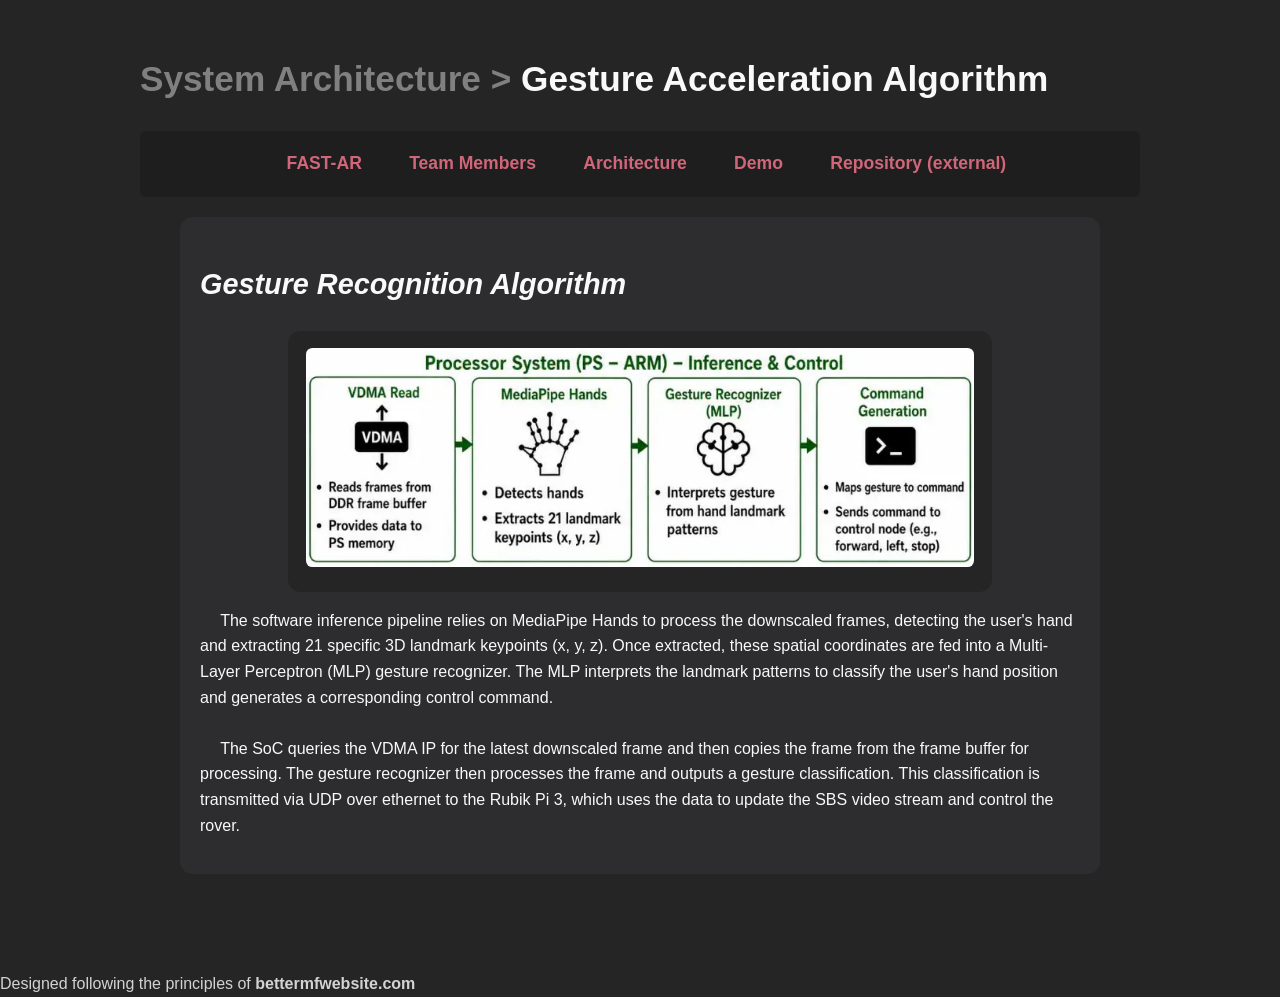
<file: system_arch/gesture_rec.html>
<!DOCTYPE html>
<html lang="en">

    <head>
        <meta charset="utf-8">
        <meta name="viewport" content="width=device-width, initial-scale=1">
        <meta name="robots" content="index, follow">
        <meta name="keywords" content="AUP-ZU3, FPGA, ECE554, ECE 554, Hardware Accelerator, Hardware Acceleration, Gesture Recognition, UW-Madison, University of Wisconsin-Madison, Senior Design, Senior Project, Computer Architecture, Computer Systems, Embedded Systems, Heterogeneous SoC, System on Chip, Co-Design">
        <title>Gesture Inference</title>
        <link rel="stylesheet" href="/mainstyle.css">
        <link rel="icon" type="image/x-icon" href="/pictures/cg_300nm.png">
    </head>

    <body>
        <div class="body">
            <header>
                <h1><a style="color:gray;" href="/architecture.html">System Architecture ></a> Gesture Acceleration Algorithm</h1>
            </header>
            
            <nav class="header">
                <a class="largea inline" href="/index.html"><b>FAST-AR</b></a>
                <a class="largea inline" href="/people.html"><b>Team Members</b></a>
                <a class="largea inline" href="/architecture.html"><b>Architecture</b></a>
                <a class="largea inline" href="/demo.html"><b>Demo</b></a>
                <a class="largea inline" href="https://github.com/dunceworks/FAST-AR"><b>Repository (external)</b></a>
            </nav>

        <!-- Start of content  -->

        <!-- Descriptions of projects with links  -->

            <article class="page_content"> 
                <h2><i>Gesture Recognition Algorithm</i></h2>
           
                <div class="caption_box centered">
                    <img style="width: 100%" alt="Block diagram of the FAST-AR accelerator." src="/pictures/ps_work.webp">
                </div>

                <p>
                    &emsp;  
                    The software inference pipeline relies on MediaPipe Hands to process the downscaled frames, detecting the user's hand 
                    and extracting 21 specific 3D landmark keypoints (x, y, z). Once extracted, these spatial coordinates are fed into a 
                    Multi-Layer Perceptron (MLP) gesture recognizer. The MLP interprets the landmark patterns to classify the user's hand 
                    position and generates a corresponding control command.
                    <br><br>
                    &emsp;
                    The SoC queries the VDMA IP for the latest downscaled frame and then copies the frame from the frame buffer for processing. 
                    The gesture recognizer then processes the frame and outputs a gesture classification. This classification is transmitted via UDP 
                    over ethernet to the Rubik Pi 3, which uses the data to update the SBS video stream and control the rover.
                </p>

            </article>
        </div>

        <!-- End of content  -->
        <!-- Bottom of page footer  -->

        <div class="footer">
            <p>Designed following the principles of <b><a href="http://bettermotherfuckingwebsite.com">bettermfwebsite.com</a></b></p>
        </div>
    </body>

</html>
</file>
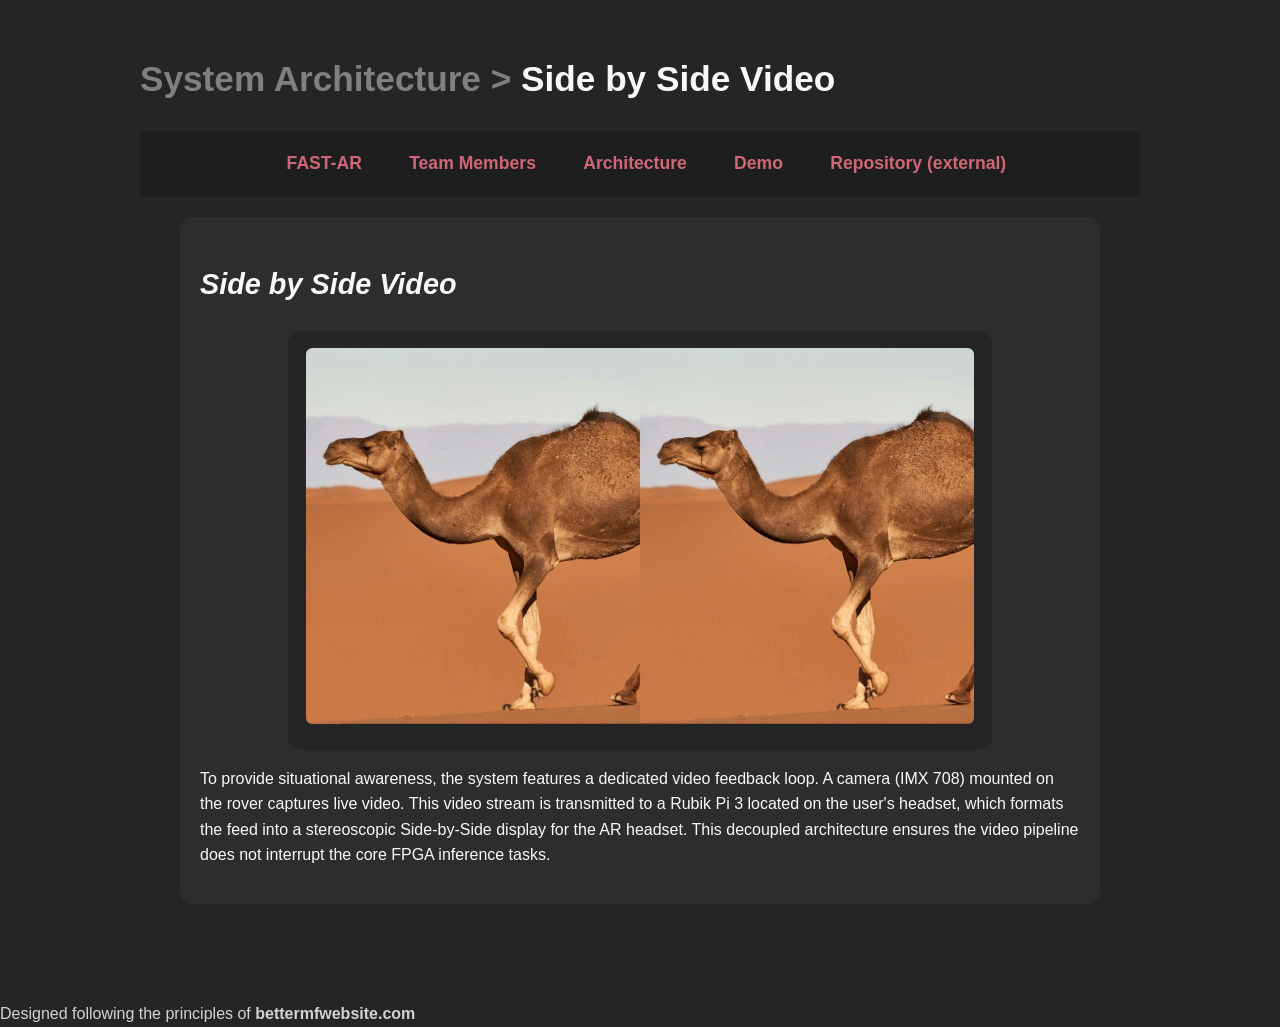
<file: system_arch/sbs_video.html>
<!DOCTYPE html>
<html lang="en">

    <head>
        <meta charset="utf-8">
        <meta name="viewport" content="width=device-width, initial-scale=1">
        <meta name="robots" content="index, follow">
        <meta name="keywords" content="AUP-ZU3, FPGA, ECE554, ECE 554, Hardware Accelerator, Hardware Acceleration, Gesture Recognition, UW-Madison, University of Wisconsin-Madison, Senior Design, Senior Project, Computer Architecture, Computer Systems, Embedded Systems, Heterogeneous SoC, System on Chip, Co-Design">
        <title>SBS Software</title>
        <link rel="stylesheet" href="/mainstyle.css">
        <link rel="icon" type="image/x-icon" href="/pictures/cg_300nm.png">
    </head>

    <body>
        <div class="body">
            <header>
                <h1><a style="color:gray;" href="/architecture.html">System Architecture ></a> Side by Side Video</h1>
            </header>
            
            <nav class="header">
                <a class="largea inline" href="/index.html"><b>FAST-AR</b></a>
                <a class="largea inline" href="/people.html"><b>Team Members</b></a>
                <a class="largea inline" href="/architecture.html"><b>Architecture</b></a>
                <a class="largea inline" href="/demo.html"><b>Demo</b></a>
                <a class="largea inline" href="https://github.com/dunceworks/FAST-AR"><b>Repository (external)</b></a>
            </nav>

        <!-- Start of content  -->

        <!-- Descriptions of projects with links  -->

            <article class="page_content"> 
                <h2><i> Side by Side Video</i></h2>

                <div class="caption_box centered">
                    <img style="width: 100%" alt="" src="/pictures/frame_stitch_camel.webp">
                </div>

                <p>
                    To provide situational awareness, the system features a dedicated video feedback loop. A camera (IMX 708) mounted
                     on the rover captures live video. This video stream is transmitted to a Rubik Pi 3 located on the user's headset,
                      which formats the feed into a stereoscopic Side-by-Side display for the AR headset. This decoupled architecture ensures the video pipeline does not interrupt the core FPGA inference tasks.
                </p>

                 



            </article>
        </div>

        <!-- End of content  -->
        <!-- Bottom of page footer  -->

        <div class="footer">
            <p>Designed following the principles of <b><a href="http://bettermotherfuckingwebsite.com">bettermfwebsite.com</a></b></p>
        </div>
    </body>

</html>
</file>
<file: mainstyle.css>
/* General/Desktop */
*, *::before, *::after {
    box-sizing: border-box;
}
body {
    line-height: 1.6;
    font-size: 16px; 
    font-family: 'Open Sans', Arial, sans-serif;
    color: rgb(249, 249, 249);
    padding: 0;
    margin: 0;
    background-color: rgb(37,37,38);
}


div{padding-bottom: 10px;}

a:link { text-decoration: none; }

a:visited { text-decoration: none; }

a:active { text-decoration: none; }

.inline:hover{
    color: #e0a1ad;
}

ul{
    font-size: 16px;
    list-style-type: none;
    margin: 0;
    padding: 0;
}



.inline{
    display: inline-block;
    line-height: 0;
    padding:0%;
}



.body {
    max-width: 1000px;
    width: 90%;      
    margin: 4% auto;
    min-height: 80vh;
}

.largea {
    font-size: 1.1rem; 
    color: #cf6679;
    padding: 10px 15px;
    margin-left: 1vw;
    display: inline-block;
}

.smalla {
    color: #cf6679;
}

.centered {
    display: block;
    margin-left: auto;
    margin-right: auto;
    width: 50%;

  }
.hidden {
    color:white;
}

.text{
    color:rgb(249, 249, 249);
}

.project_blurb {
    border-radius: 1vw;
    display: flex;       
    flex-direction: row; 
    margin: 20px auto;
    padding: 2%;
    width: 96%;
    /* Removed fixed height: 15vw to allow content to grow */
    height: auto;
    background-color: rgb(45,45,48);
    color: rgb(249, 249, 249);
    overflow: hidden;
    transition: background-color 0.3s;

}

.project_blurb:hover{
    background-color: rgb(50,50,53);
}

.project_element {
    flex: 1;
    padding: 15px;
    min-width: 0; /* THE MAGIC FIX: Allows the flex box to shrink below the image's actual size */
}

.project_img img {
    width: 100%; /* Forces the image to exactly match the width of its half of the container */
    max-width: 100%; 
    height: auto;
    border-radius: 8px;
    display: block;
    margin: 0 auto;
}

.project_img img {
    max-width: 100%;
    height: auto;
    display: block;
    margin: 0 auto; /* Centers image within its half of the blurb */
}

img{
    border-radius: 0.5vw;
}

.project_blurb.left {
    flex-direction: row; 
}

/* Alternate: Image on the Right, Text on the Left */
.project_blurb.right {
    flex-direction: row-reverse;
}

.footer{
    background-color: rgb	(30,30,30);
    position:relative;
    left:0;
    bottom:0;
    color:lightgray;
    width:100%;
    height:3vw;
    float:left;
    font-size: 100%;
}

a{
    color:lightgray;
}

.header {
    background-color: rgb(30,30,30);
    padding: 20px;
    border-radius: 0.5vw;
    text-align: center;
}

.page_content{
    border-radius: 1vw;
    display:block;
    margin: 2% auto;
    padding:2%;
    min-width: none;
    width: 92%;
    min-height: 30svh;
    background-color: rgb(45,45,48);
    color:rgb(249, 249, 249);
}

.caption_box{
    background-color: rgb(37,37,38);
    border-radius: 1vw;
    padding:2%;
    width: 80%;
    text-align:center;
}

h1 { font-size: 2.2rem; }
h2 { font-size: 1.8rem; }
.pl { 
    color: #cf6679; 
    font-size: 1.2rem; 
    font-weight: bold; 
}

a.text {
    display: block;
    text-decoration: none;
}

/* Mobile section */
@media screen and (max-width: 768px) {
    .project_blurb.left, 
    .project_blurb.right {
        flex-direction: column !important; /* Forces vertical stack */
        text-align: center;
    }

    /* Target the image specifically to move to the top */
    .project_img {
        order: -1; /* Moves image above text on mobile */
        width: 100%;
        padding-bottom: 20px;
    }

    .project_element {
        width: 100%;
    }
}
</file>
